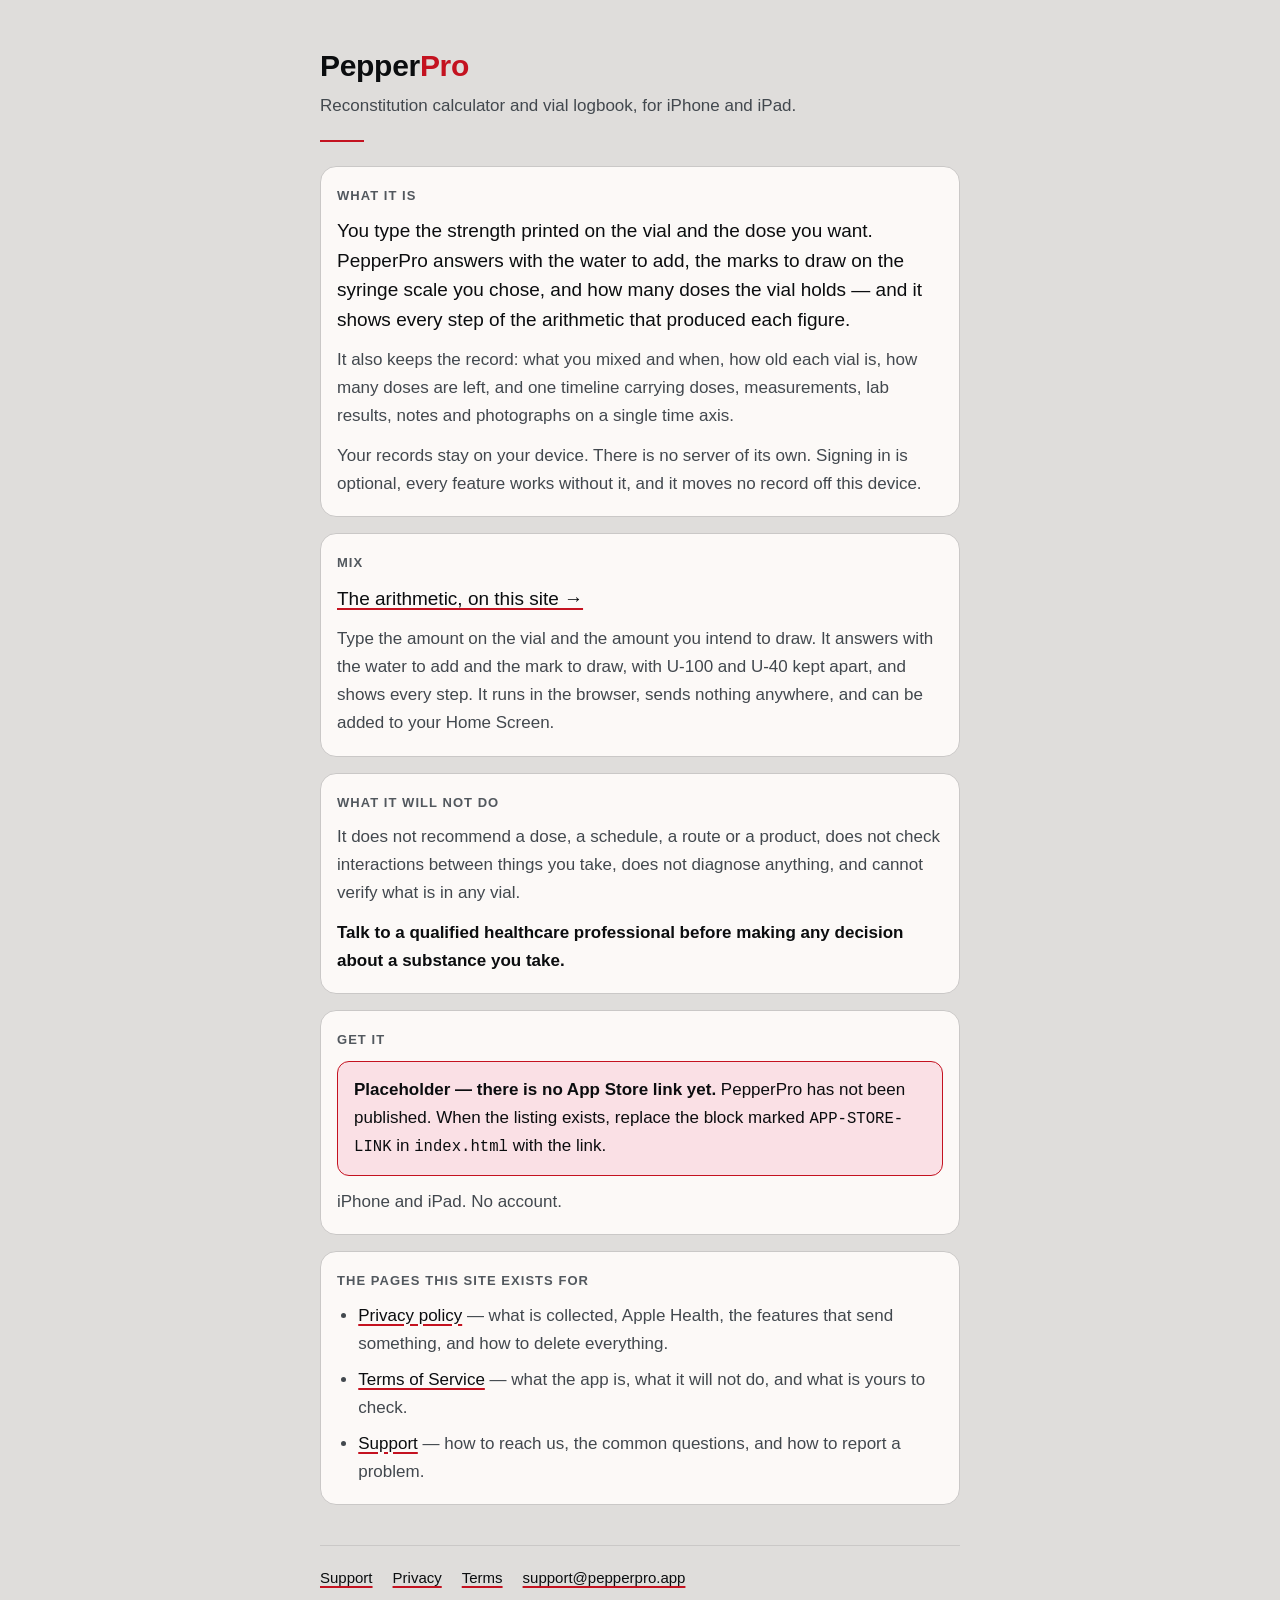
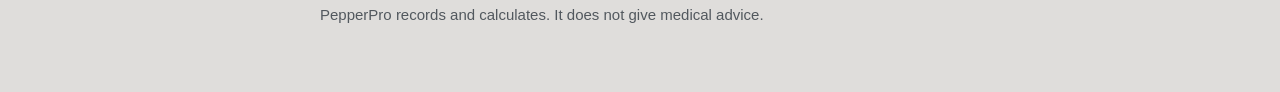
<file: index.html>
<!DOCTYPE html>
<html lang="en">
<head>
<meta charset="utf-8">
<meta name="viewport" content="width=device-width, initial-scale=1">
<title>PepperPro — reconstitution calculator and vial logbook</title>
<meta name="description" content="PepperPro does the reconstitution arithmetic on the numbers you type, shows its working, and keeps the record. Privacy policy and support.">
<link rel="stylesheet" href="style.css">
</head>
<body>

<a class="skip" href="#main">Skip to content</a>

<div class="column">

  <header class="masthead">
    <h1 class="wordmark">Pepper<span class="mark">Pro</span></h1>
    <p class="tagline">Reconstitution calculator and vial logbook, for iPhone and iPad.</p>
    <hr class="rule">
  </header>

  <main id="main">

    <div class="card">
      <h2>What it is</h2>
      <p class="lead">You type the strength printed on the vial and the dose you
      want. PepperPro answers with the water to add, the marks to draw on the
      syringe scale you chose, and how many doses the vial holds — and it shows
      every step of the arithmetic that produced each figure.</p>
      <p>It also keeps the record: what you mixed and when, how old each vial
      is, how many doses are left, and one timeline carrying doses,
      measurements, lab results, notes and photographs on a single time axis.</p>
      <p>Your records stay on your device. There is no server of its own.
      Signing in is optional, every feature works without it, and it moves no
      record off this device.</p>
    </div>

    <div class="card">
      <h2>Mix</h2>
      <p class="lead"><a href="mix/">The arithmetic, on this site →</a></p>
      <p>Type the amount on the vial and the amount you intend to draw. It
      answers with the water to add and the mark to draw, with U-100 and U-40
      kept apart, and shows every step. It runs in the browser, sends nothing
      anywhere, and can be added to your Home Screen.</p>
    </div>

    <div class="card">
      <h2>What it will not do</h2>
      <p>It does not recommend a dose, a schedule, a route or a product, does
      not check interactions between things you take, does not diagnose
      anything, and cannot verify what is in any vial.</p>
      <p><strong>Talk to a qualified healthcare professional before making any
      decision about a substance you take.</strong></p>
    </div>

    <div class="card">
      <h2>Get it</h2>
      <!-- APP-STORE-LINK — replace this whole block, placeholder and all, with
           the real App Store link once the listing is live. Nothing else on the
           site needs changing. -->
      <p class="placeholder"><strong>Placeholder — there is no App Store link
      yet.</strong> PepperPro has not been published. When the listing exists,
      replace the block marked <code>APP-STORE-LINK</code> in
      <code>index.html</code> with the link.</p>
      <p>iPhone and iPad. No account.</p>
    </div>

    <div class="card">
      <h2>The pages this site exists for</h2>
      <ul>
        <li><a href="privacy/">Privacy policy</a> — what is collected, Apple
        Health, the features that send something, and how to delete
        everything.</li>
        <li><a href="terms/">Terms of Service</a> — what the app is, what it
        will not do, and what is yours to check.</li>
        <li><a href="support/">Support</a> — how to reach us, the common
        questions, and how to report a problem.</li>
      </ul>
    </div>

  </main>

  <footer>
    <ul>
      <li><a href="support/">Support</a></li>
      <li><a href="privacy/">Privacy</a></li>
      <li><a href="terms/">Terms</a></li>
      <li><a href="mailto:support@pepperpro.app">support@pepperpro.app</a></li>
    </ul>
    <p>PepperPro records and calculates. It does not give medical advice.</p>
  </footer>

</div>

</body>
</html>
</file>
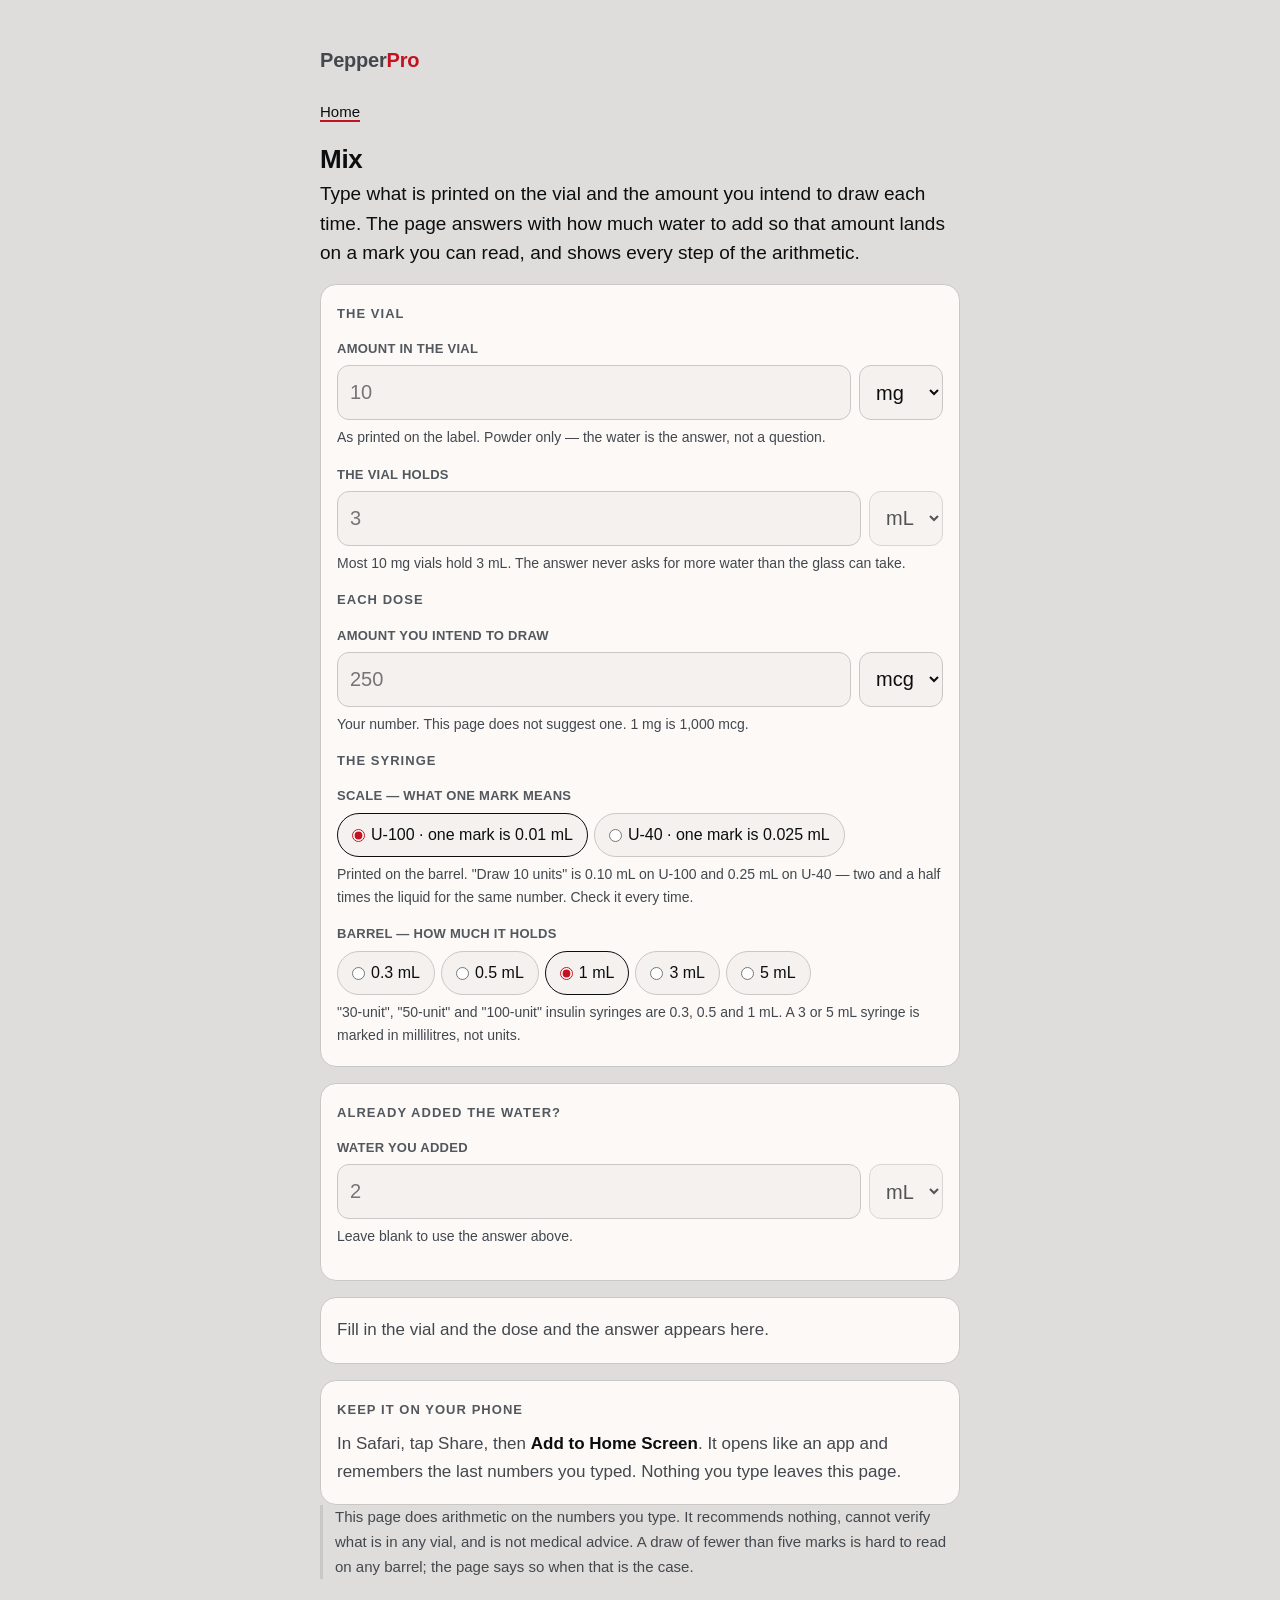
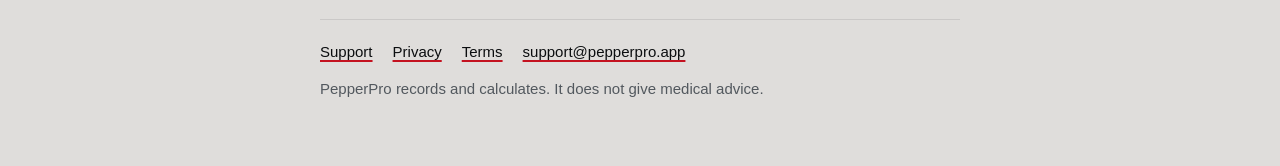
<file: mix/index.html>
<!DOCTYPE html>
<html lang="en">
<head>
<meta charset="utf-8">
<meta name="viewport" content="width=device-width, initial-scale=1">
<title>PepperPro — Mix</title>
<meta name="description" content="Type what is printed on the vial and the amount you intend to draw. The page answers with the water to add and the mark to draw, and shows every step of the arithmetic.">
<link rel="stylesheet" href="../style.css">
<link rel="manifest" href="manifest.webmanifest">
<meta name="apple-mobile-web-app-capable" content="yes">
<meta name="apple-mobile-web-app-title" content="Mix">
<meta name="apple-mobile-web-app-status-bar-style" content="default">
<meta name="theme-color" content="#DFDDDB" media="(prefers-color-scheme: light)">
<meta name="theme-color" content="#121015" media="(prefers-color-scheme: dark)">
<!--
  This page is the reconstitution arithmetic that used to live inside the
  PepperPro app. vialmath.js is a line-for-line port of the Swift VialMath
  package and is checked against it (test.js, scripts/export-vectors.sh).
  Nothing here is fetched from anywhere else, nothing is sent anywhere, and
  nothing is stored except the last numbers typed, in this browser, so the
  form is filled in next time.
-->
<style>
  /* Form controls only. Everything else comes from style.css. */
  .field { margin: 14px 0; }
  .field label { display: block; font-size: 13px; font-weight: 600; letter-spacing: .02em;
                 text-transform: uppercase; color: var(--ink-tertiary); margin-bottom: 6px; }
  .row { display: flex; gap: 8px; align-items: stretch; }
  .row input, .row select { font: inherit; font-size: 20px; color: var(--ink);
    background: var(--card-deep); border: 1px solid var(--hairline);
    border-radius: var(--well-radius); padding: 10px 12px; min-width: 0; }
  .row input { flex: 1 1 auto; font-variant-numeric: tabular-nums; }
  .row select { flex: 0 0 auto; }
  .row input:focus, .row select:focus { outline: 2px solid var(--critical); outline-offset: 1px; }
  .seg { display: flex; gap: 6px; flex-wrap: wrap; }
  .seg label { display: inline-flex; align-items: center; gap: 6px; font: inherit; font-size: 16px;
    text-transform: none; letter-spacing: 0; color: var(--ink); background: var(--card-deep);
    border: 1px solid var(--hairline); border-radius: 999px; padding: 8px 14px; margin: 0; cursor: pointer; }
  .seg input { accent-color: var(--critical); margin: 0; }
  .seg label:has(input:checked) { border-color: var(--ink); }
  .hint { font-size: 14px; color: var(--ink-secondary); margin: 6px 0 0; }
  .answer { font-size: 40px; font-weight: 700; line-height: 1.1; margin: 4px 0 2px; font-variant-numeric: tabular-nums; }
  .answer small { font-size: 18px; font-weight: 500; color: var(--ink-secondary); }
  .sub { color: var(--ink-secondary); margin: 0 0 10px; }
  .note { border-left: 3px solid var(--hairline); padding-left: 12px; color: var(--ink-secondary); font-size: 15px; }
  .note.caution { border-left-color: var(--critical); color: var(--ink); background: var(--critical-wash); padding: 10px 12px; border-radius: 8px; }
  .steps { list-style: none; padding: 0; margin: 0; }
  .steps li { padding: 8px 0; border-top: 1px solid var(--hairline); }
  .steps li:first-child { border-top: 0; }
  .steps .l { display: block; font-size: 13px; text-transform: uppercase; letter-spacing: .02em; color: var(--ink-tertiary); }
  .steps .e { font-family: var(--mono); font-size: 15px; }
  details summary { cursor: pointer; color: var(--ink-secondary); }
  .muted { color: var(--ink-tertiary); }
  @media (max-width: 380px) { .answer { font-size: 32px; } .row input, .row select { font-size: 18px; } }
</style>
</head>
<body>

<a class="skip" href="#main">Skip to content</a>

<div class="column">

  <header class="masthead sub">
    <p class="wordmark">Pepper<span class="mark">Pro</span></p>
    <p class="upnav"><a href="../">Home</a></p>
  </header>

  <main id="main">

    <h1>Mix</h1>
    <p class="lead">Type what is printed on the vial and the amount you intend
    to draw each time. The page answers with how much water to add so that
    amount lands on a mark you can read, and shows every step of the
    arithmetic.</p>

    <form class="card" id="form" autocomplete="off" novalidate>
      <h2>The vial</h2>

      <div class="field">
        <label for="vial">Amount in the vial</label>
        <div class="row">
          <input id="vial" name="vial" type="text" inputmode="decimal" placeholder="10">
          <select id="vialUnit" name="vialUnit" aria-label="Unit of the vial amount">
            <option value="milligram">mg</option>
            <option value="microgram">mcg</option>
          </select>
        </div>
        <p class="hint">As printed on the label. Powder only — the water is the answer, not a question.</p>
      </div>

      <div class="field">
        <label for="cap">The vial holds</label>
        <div class="row">
          <input id="cap" name="cap" type="text" inputmode="decimal" placeholder="3">
          <select aria-label="Unit" disabled><option>mL</option></select>
        </div>
        <p class="hint">Most 10 mg vials hold 3 mL. The answer never asks for more water than the glass can take.</p>
      </div>

      <h2>Each dose</h2>

      <div class="field">
        <label for="dose">Amount you intend to draw</label>
        <div class="row">
          <input id="dose" name="dose" type="text" inputmode="decimal" placeholder="250">
          <select id="doseUnit" name="doseUnit" aria-label="Unit of the dose">
            <option value="microgram">mcg</option>
            <option value="milligram">mg</option>
          </select>
        </div>
        <p class="hint">Your number. This page does not suggest one. 1 mg is 1,000 mcg.</p>
      </div>

      <h2>The syringe</h2>

      <div class="field">
        <label>Scale — what one mark means</label>
        <div class="seg" role="radiogroup" aria-label="Syringe scale">
          <label><input type="radio" name="scale" value="u100" checked> U-100 · one mark is 0.01 mL</label>
          <label><input type="radio" name="scale" value="u40"> U-40 · one mark is 0.025 mL</label>
        </div>
        <p class="hint">Printed on the barrel. "Draw 10 units" is 0.10 mL on U-100 and 0.25 mL on U-40 — two and a half times the liquid for the same number. Check it every time.</p>
      </div>

      <div class="field">
        <label>Barrel — how much it holds</label>
        <div class="seg" role="radiogroup" aria-label="Barrel capacity">
          <label><input type="radio" name="barrel" value="0.3"> 0.3 mL</label>
          <label><input type="radio" name="barrel" value="0.5"> 0.5 mL</label>
          <label><input type="radio" name="barrel" value="1" checked> 1 mL</label>
          <label><input type="radio" name="barrel" value="3"> 3 mL</label>
          <label><input type="radio" name="barrel" value="5"> 5 mL</label>
        </div>
        <p class="hint">"30-unit", "50-unit" and "100-unit" insulin syringes are 0.3, 0.5 and 1 mL. A 3 or 5 mL syringe is marked in millilitres, not units.</p>
      </div>
    </form>

    <div class="card" id="plan" hidden>
      <h2>Water to add</h2>
      <p class="answer" id="planWater"></p>
      <p class="sub" id="planLine"></p>
      <p class="note" id="planWhy"></p>
    </div>

    <div class="card" id="already">
      <h2>Already added the water?</h2>
      <div class="field">
        <label for="water">Water you added</label>
        <div class="row">
          <input id="water" name="water" type="text" inputmode="decimal" placeholder="2">
          <select aria-label="Unit" disabled><option>mL</option></select>
        </div>
        <p class="hint">Leave blank to use the answer above.</p>
      </div>
      <div id="draw" hidden>
        <p class="answer" id="drawUnits"></p>
        <p class="sub" id="drawLine"></p>
        <p class="note" id="drawRead"></p>
        <p class="note" id="drawOptions" hidden></p>
      </div>
    </div>

    <div class="card" id="working" hidden>
      <h2>How it was worked out</h2>
      <ul class="steps" id="steps"></ul>
      <p class="muted">Concentration is mass over volume. Volume per dose is dose over concentration. Marks are volume times marks-per-millilitre for the scale you chose. Doses in the vial is vial over dose, and no amount of water changes it.</p>
    </div>

    <div class="card" id="empty">
      <p>Fill in the vial and the dose and the answer appears here.</p>
    </div>

    <div class="card">
      <h2>Keep it on your phone</h2>
      <p>In Safari, tap Share, then <strong>Add to Home Screen</strong>. It opens
      like an app and remembers the last numbers you typed. Nothing you type
      leaves this page.</p>
    </div>

    <p class="note">This page does arithmetic on the numbers you type. It
    recommends nothing, cannot verify what is in any vial, and is not medical
    advice. A draw of fewer than five marks is hard to read on any barrel; the
    page says so when that is the case.</p>

  </main>

  <footer>
    <ul>
      <li><a href="../support/">Support</a></li>
      <li><a href="../privacy/">Privacy</a></li>
      <li><a href="../terms/">Terms</a></li>
      <li><a href="mailto:support@pepperpro.app">support@pepperpro.app</a></li>
    </ul>
    <p>PepperPro records and calculates. It does not give medical advice.</p>
  </footer>

</div>

<script src="vialmath.js"></script>
<script>
(function () {
  "use strict";
  var V = window.VialMath;
  var $ = function (id) { return document.getElementById(id); };
  var form = $("form");
  var KEY = "pepperpro.mix.v1";

  // A number typed by a person: a comma is a thousands separator unless it
  // is the only separator, in which case it is a decimal point (10,000 IU
  // once became 10 in the app because of exactly this).
  function num(s) {
    s = String(s || "").trim();
    if (!s) return NaN;
    if (s.indexOf(",") !== -1 && s.indexOf(".") === -1) {
      var parts = s.split(",");
      s = (parts.length === 2 && parts[1].length !== 3) ? parts.join(".") : parts.join("");
    } else {
      s = s.replace(/,/g, "");
    }
    return Number(s);
  }
  function checked(name) {
    var el = form.querySelector('input[name="' + name + '"]:checked');
    return el ? el.value : null;
  }
  function cap(ml) {
    for (var i = 0; i < V.SyringeCapacity.common.length; i++) {
      if (V.SyringeCapacity.common[i].millilitres === ml) return V.SyringeCapacity.common[i];
    }
    return V.SyringeCapacity.insulin100;
  }
  function plural(n, one, many) { return n === 1 ? one : many; }
  function marksWord(barrel) { return V.isMarkedInUnits(barrel) ? "marks" : "units"; }

  function read() {
    return {
      vial: num($("vial").value), vialUnit: $("vialUnit").value,
      cap: num($("cap").value) || 3,
      dose: num($("dose").value), doseUnit: $("doseUnit").value,
      scale: checked("scale") || "u100",
      barrel: Number(checked("barrel") || 1),
      water: num($("water").value)
    };
  }

  function readabilityText(r, barrel, scaleName) {
    var sc = V.SyringeScale[scaleName].label;
    switch (r.kind) {
      case "overflows": return "That draw needs more than the " + V.fmt(r.value) + " marks this barrel has on " + sc + ". It will not fit in one go.";
      case "veryHardToRead": return V.fmt(r.value, 2) + " marks sits in the first few on the barrel, where a small misread is a large error.";
      case "tight": return V.fmt(r.value, 2) + " marks is readable but unforgiving. A smaller barrel spreads the same volume over more length.";
      case "nearCapacity": return V.fmt(r.value, 2) + " marks is near the top of the barrel. Fine to measure, no headroom.";
      default: return V.fmt(r.value, 2) + " marks sits in a comfortable part of the scale.";
    }
  }

  function render() {
    var f = read();
    var vialMass = V.mass(isFinite(f.vial) ? f.vial : 0, f.vialUnit);
    var dose = V.mass(isFinite(f.dose) ? f.dose : 0, f.doseUnit);
    var barrel = cap(f.barrel);
    var ready = vialMass.micrograms > 0 && dose.micrograms > 0;

    $("empty").hidden = ready;
    if (!ready) { $("plan").hidden = true; $("draw").hidden = true; $("working").hidden = true; save(f); return; }

    // The inverted question first: dose in, water out.
    var plan = V.dilutionPlan(vialMass, dose, f.scale, barrel, V.volume(f.cap));
    var sc = V.SyringeScale[f.scale].label;
    if (plan) {
      $("plan").hidden = false;
      $("planWater").innerHTML = "Add " + V.fmt(plan.diluent.millilitres) + " <small>mL</small>";
      $("planLine").textContent = "Each dose is then " + V.fmt(plan.units, 1) + " " + marksWord(barrel) + " on " + sc +
        " · " + plan.doses + " " + plural(plan.doses, "dose", "doses") + " in the vial";
      var why;
      var cls = "note";
      switch (plan.limit) {
        case "comfortable": why = "Thirty marks is the comfortable ceiling. More water would not make the draw easier to read and would use glass that could have held doses."; break;
        case "vialCapacity": why = "The vial cannot hold more than " + V.fmt(f.cap) + " mL, so this is as far up the barrel as the dose can go."; break;
        case "barrelLength": why = "More water would push the draw past the end of a " + barrel.name + " barrel. A bigger barrel would allow more water."; break;
        case "doseTooSmallForVial": why = "Even filling the vial leaves this dose inside the first few marks. Nothing about the water can fix that; the numbers themselves are the problem. Check the units on both amounts."; cls = "note caution"; break;
      }
      $("planWhy").textContent = why;
      $("planWhy").className = cls;
    } else {
      $("plan").hidden = false;
      $("planWater").textContent = "—";
      $("planLine").textContent = "";
      $("planWhy").textContent = dose.micrograms > vialMass.micrograms
        ? "One dose is larger than the whole vial. Check the amounts and their units."
        : "Check the amounts.";
      $("planWhy").className = "note caution";
    }

    // The forward solve, on the water they added or on the answer above.
    var water = isFinite(f.water) && f.water > 0 ? f.water : (plan ? plan.diluent.millilitres : NaN);
    $("water").placeholder = plan ? V.fmt(plan.diluent.millilitres) : "2";
    if (!(water > 0)) { $("draw").hidden = true; $("working").hidden = true; save(f); return; }
    var input = { vialMass: vialMass, diluent: V.volume(water), dose: dose, scale: f.scale, capacity: barrel, displayUnit: f.vialUnit };
    var r;
    try { r = V.solve(input); } catch (e) {
      $("draw").hidden = false;
      $("drawUnits").textContent = "—";
      $("drawLine").textContent = "";
      $("drawRead").textContent = e.message;
      $("drawRead").className = "note caution";
      $("drawOptions").hidden = true;
      $("working").hidden = true;
      save(f);
      return;
    }
    $("draw").hidden = false;
    if (V.isMarkedInUnits(barrel)) {
      $("drawUnits").innerHTML = "Draw to " + V.fmt(r.doseUnits, 2) + " <small>on " + sc + "</small>";
    } else {
      $("drawUnits").innerHTML = "Draw " + V.fmt(r.doseVolume.millilitres, 2) + " <small>mL</small>";
    }
    $("drawLine").textContent = V.fmt(r.doseVolume.millilitres, 4) + " mL per dose · " +
      V.fmt(V.concentrationValue(r.concentration, f.vialUnit)) + " " + V.MassUnit[f.vialUnit].symbol + "/mL · " +
      r.dosesPerVial + " " + plural(r.dosesPerVial, "dose", "doses") + " in the vial";
    $("drawRead").textContent = readabilityText(r.readability, barrel, f.scale);
    $("drawRead").className = V.warrantsSuggestion(r.readability) ? "note caution" : "note";

    var opts = V.readabilityOptions(input, r, V.volume(f.cap));
    if (opts.length) {
      var lines = opts.map(function (o) {
        if (o.kind === "moreDiluent") return "With " + V.fmt(o.volume.millilitres) + " mL of water instead, the same dose would sit at " + V.fmt(o.resultingUnits) + " marks.";
        return "On a " + o.capacity.name + " barrel the same draw reads more easily.";
      });
      $("drawOptions").textContent = lines.join(" ");
      $("drawOptions").hidden = false;
    } else {
      $("drawOptions").hidden = true;
    }

    var ul = $("steps");
    ul.innerHTML = "";
    r.steps.forEach(function (s) {
      var li = document.createElement("li");
      var l = document.createElement("span"); l.className = "l"; l.textContent = s.label;
      var e = document.createElement("span"); e.className = "e"; e.textContent = s.expression;
      li.appendChild(l); li.appendChild(e); ul.appendChild(li);
    });
    $("working").hidden = false;
    save(f);
  }

  // The last numbers typed stay in this browser so the form is filled next
  // time. A convenience, not a record: nothing reads it but this page.
  function save(f) {
    try {
      localStorage.setItem(KEY, JSON.stringify({
        vial: $("vial").value, vialUnit: f.vialUnit, cap: $("cap").value,
        dose: $("dose").value, doseUnit: f.doseUnit, scale: f.scale, barrel: f.barrel, water: $("water").value
      }));
    } catch (e) {}
  }
  function restore() {
    var q = new URLSearchParams(location.search);
    var saved = null;
    try { saved = JSON.parse(localStorage.getItem(KEY) || "null"); } catch (e) {}
    var src = q.has("vial") || q.has("dose") ? {
      vial: q.get("vial"), vialUnit: q.get("vialUnit"), cap: q.get("cap"),
      dose: q.get("dose"), doseUnit: q.get("doseUnit"), scale: q.get("scale"), barrel: q.get("barrel"), water: q.get("water")
    } : saved;
    if (!src) return;
    if (src.vial) $("vial").value = src.vial;
    if (src.vialUnit && (src.vialUnit === "milligram" || src.vialUnit === "microgram" || src.vialUnit === "mg" || src.vialUnit === "mcg"))
      $("vialUnit").value = src.vialUnit === "mg" ? "milligram" : src.vialUnit === "mcg" ? "microgram" : src.vialUnit;
    if (src.cap) $("cap").value = src.cap;
    if (src.dose) $("dose").value = src.dose;
    if (src.doseUnit && (src.doseUnit === "milligram" || src.doseUnit === "microgram" || src.doseUnit === "mg" || src.doseUnit === "mcg"))
      $("doseUnit").value = src.doseUnit === "mg" ? "milligram" : src.doseUnit === "mcg" ? "microgram" : src.doseUnit;
    if (src.scale === "u40" || src.scale === "u100") form.querySelector('input[name="scale"][value="' + src.scale + '"]').checked = true;
    var b = Number(src.barrel);
    if ([0.3, 0.5, 1, 3, 5].indexOf(b) !== -1) form.querySelector('input[name="barrel"][value="' + b + '"]').checked = true;
    if (src.water) $("water").value = src.water;
  }

  restore();
  form.addEventListener("input", render);
  $("water").addEventListener("input", render);
  form.addEventListener("submit", function (e) { e.preventDefault(); render(); });
  render();
})();
</script>
</body>
</html>
</file>
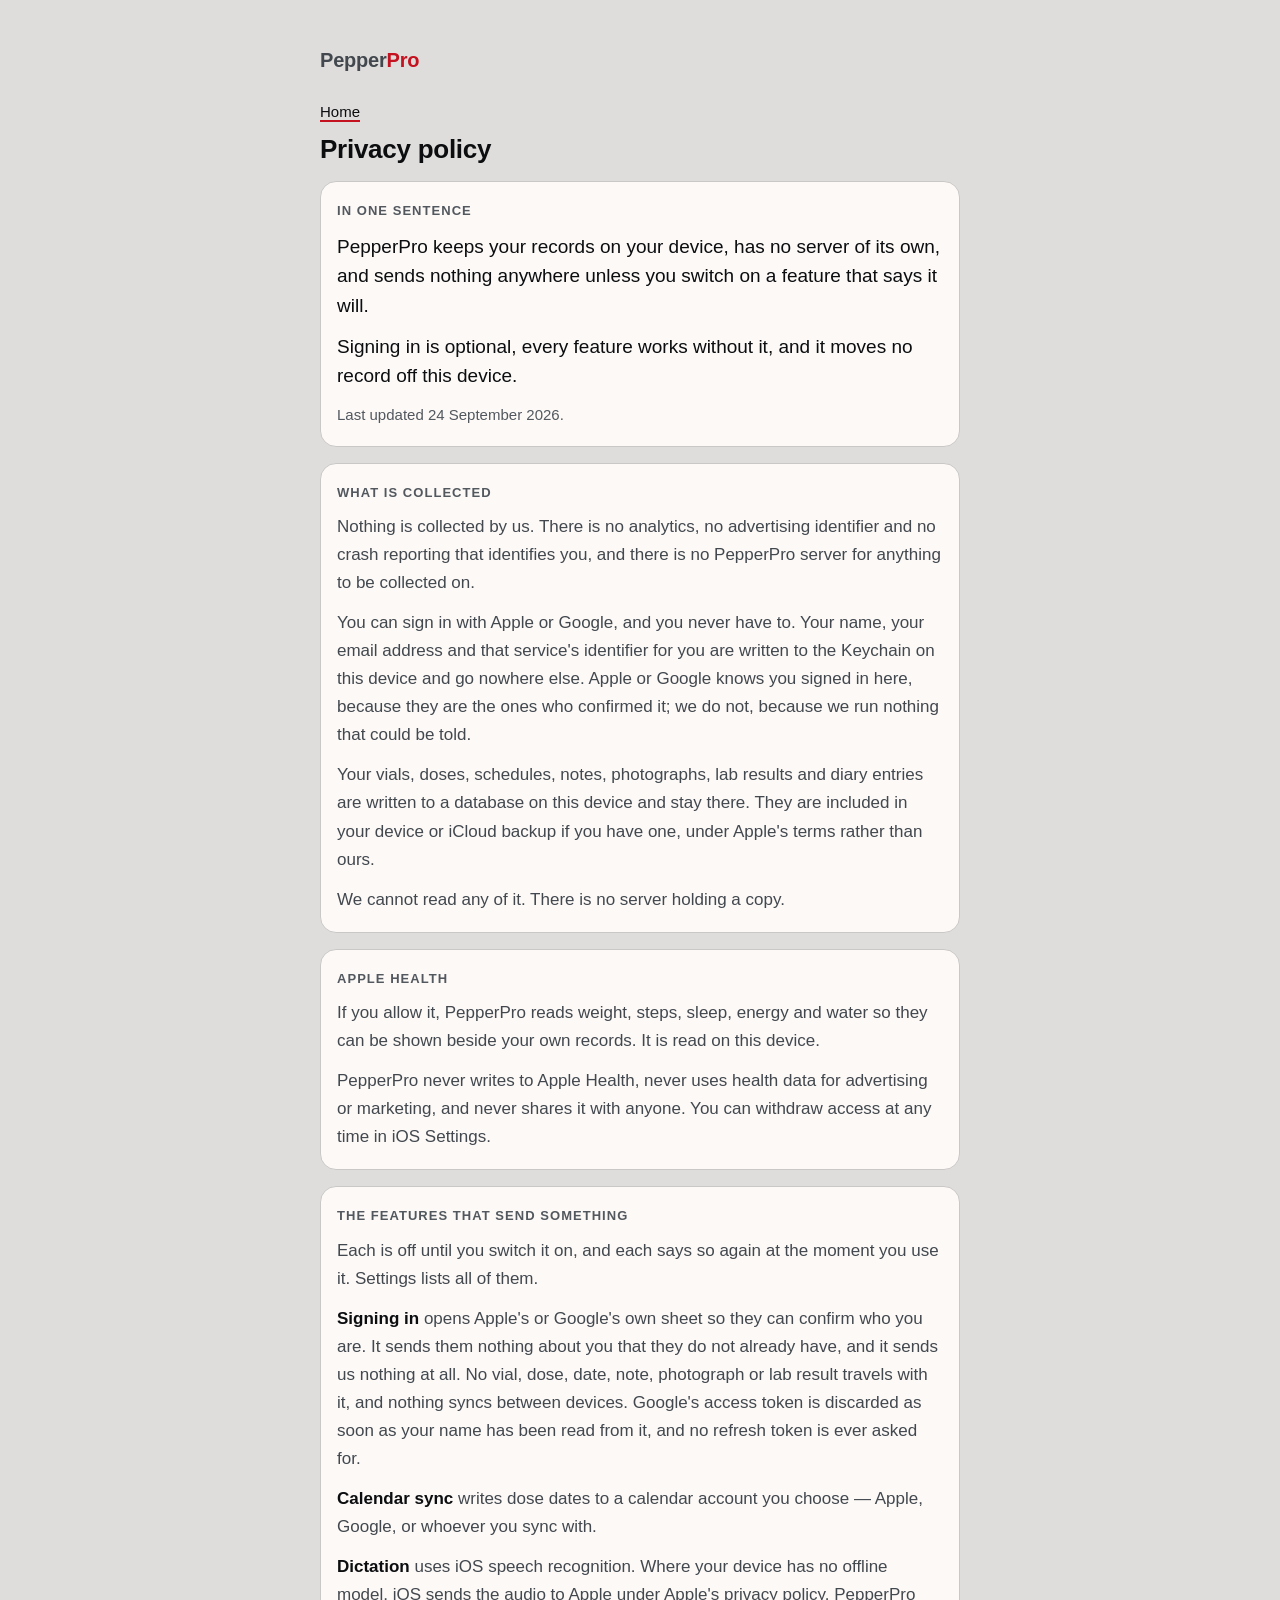
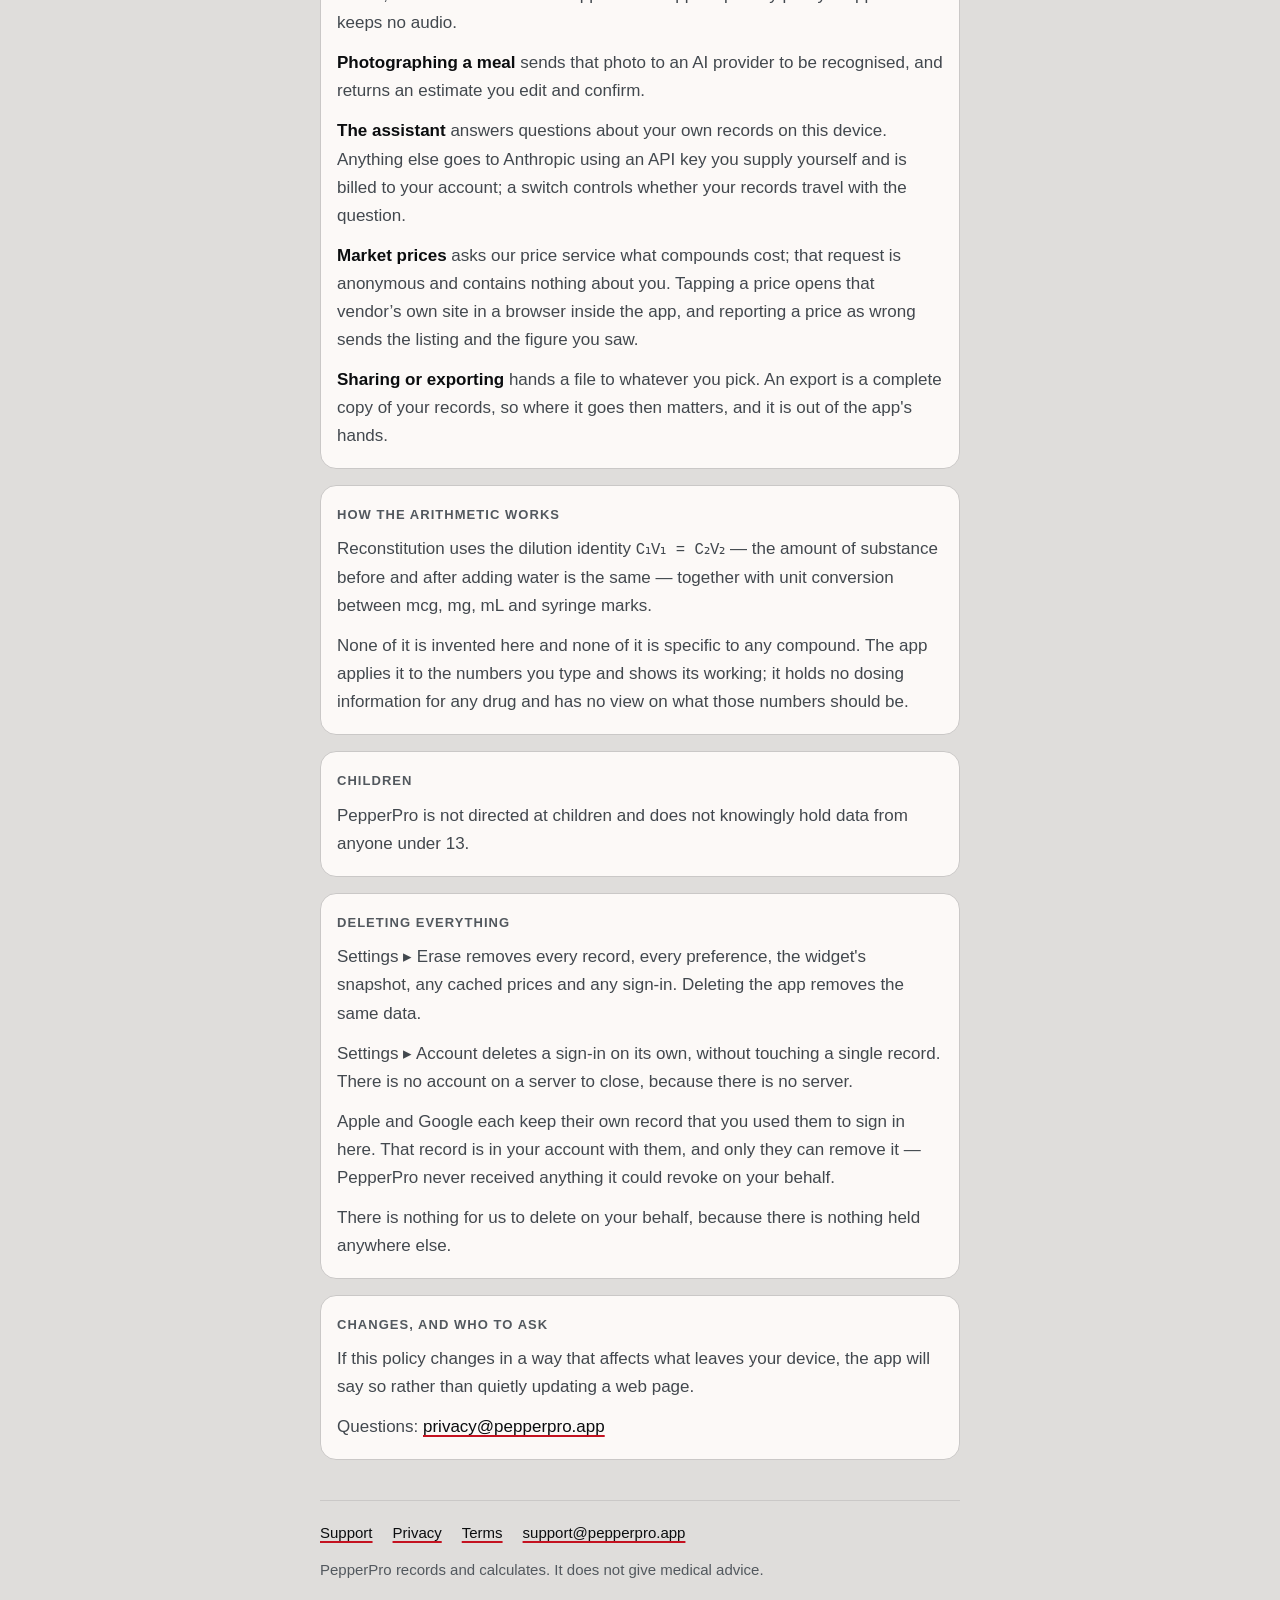
<file: privacy/index.html>
<!DOCTYPE html>
<html lang="en">
<head>
<meta charset="utf-8">
<meta name="viewport" content="width=device-width, initial-scale=1">
<title>Privacy policy — PepperPro</title>
<meta name="description" content="PepperPro keeps your records on your device, has no server of its own, and sends nothing anywhere unless you switch on a feature that says it will. Signing in is optional and moves no record off this device.">
<link rel="stylesheet" href="../style.css">
</head>
<!--
  This page is the web half of App Review guideline 5.1.1(i). The in-app half is
  PepperPro/Features/PrivacyPolicyView.swift and the two must say the same
  things — word for word, section for section. If they disagree, the app is
  making two different promises about the same data.

  When PrivacyPolicyView.swift changes, change this file in the SAME commit.

  One deliberate difference, and only one: the app interpolates Device.noun and
  says "this iPhone" or "this iPad" depending on what it is running on. A web
  page cannot know, so it uses the same type's own documented fallback —
  "device" — which Device.swift calls house style and which is true on every
  device the app ships to.
-->
<body>

<a class="skip" href="#main">Skip to content</a>

<div class="column">

  <header class="masthead sub">
    <p class="wordmark">Pepper<span class="mark">Pro</span></p>
    <p class="upnav"><a href="../">Home</a></p>
  </header>

  <main id="main">

    <h1>Privacy policy</h1>

    <div class="card">
      <h2>In one sentence</h2>
      <p class="lead">PepperPro keeps your records on your device, has no
      server of its own, and sends nothing anywhere unless you switch on a
      feature that says it will.</p>
      <p class="lead">Signing in is optional, every feature works without it,
      and it moves no record off this device.</p>
      <p class="stamp">Last updated 24 September 2026.</p>
    </div>

    <div class="card">
      <h2>What is collected</h2>
      <p>Nothing is collected by us. There is no analytics, no advertising
      identifier and no crash reporting that identifies you, and there is no
      PepperPro server for anything to be collected on.</p>
      <p>You can sign in with Apple or Google, and you never have to. Your
      name, your email address and that service's identifier for you are
      written to the Keychain on this device and go nowhere else. Apple or
      Google knows you signed in here, because they are the ones who confirmed
      it; we do not, because we run nothing that could be told.</p>
      <p>Your vials, doses, schedules, notes, photographs, lab results and diary
      entries are written to a database on this device and stay there. They are
      included in your device or iCloud backup if you have one, under Apple's
      terms rather than ours.</p>
      <p>We cannot read any of it. There is no server holding a copy.</p>
    </div>

    <div class="card">
      <h2>Apple Health</h2>
      <p>If you allow it, PepperPro reads weight, steps, sleep, energy and water
      so they can be shown beside your own records. It is read on this
      device.</p>
      <p>PepperPro never writes to Apple Health, never uses health data for
      advertising or marketing, and never shares it with anyone. You can
      withdraw access at any time in iOS Settings.</p>
    </div>

    <div class="card">
      <h2>The features that send something</h2>
      <p>Each is off until you switch it on, and each says so again at the
      moment you use it. Settings lists all of them.</p>
      <p><strong>Signing in</strong> opens Apple's or Google's own sheet so
      they can confirm who you are. It sends them nothing about you that they
      do not already have, and it sends us nothing at all. No vial, dose, date,
      note, photograph or lab result travels with it, and nothing syncs between
      devices. Google's access token is discarded as soon as your name has been
      read from it, and no refresh token is ever asked for.</p>
      <p><strong>Calendar sync</strong> writes dose dates to a calendar account
      you choose — Apple, Google, or whoever you sync with.</p>
      <p><strong>Dictation</strong> uses iOS speech recognition. Where your
      device has no offline model, iOS sends the audio to Apple under Apple's
      privacy policy. PepperPro keeps no audio.</p>
      <p><strong>Photographing a meal</strong> sends that photo to an AI
      provider to be recognised, and returns an estimate you edit and
      confirm.</p>
      <p><strong>The assistant</strong> answers questions about your own records
      on this device. Anything else goes to Anthropic using an API key you
      supply yourself and is billed to your account; a switch controls whether
      your records travel with the question.</p>
      <p><strong>Market prices</strong> asks our price service what compounds
      cost; that request is anonymous and contains nothing about you. Tapping a
      price opens that vendor’s own site in a browser inside the app, and
      reporting a price as wrong sends the listing and the figure you saw.</p>
      <p><strong>Sharing or exporting</strong> hands a file to whatever you
      pick. An export is a complete copy of your records, so where it goes then
      matters, and it is out of the app's hands.</p>
    </div>

    <div class="card">
      <h2>How the arithmetic works</h2>
      <p>Reconstitution uses the dilution identity <span class="figure">C₁V₁ =
      C₂V₂</span> — the amount of substance before and after adding water is the
      same — together with unit conversion between mcg, mg, mL and syringe
      marks.</p>
      <p>None of it is invented here and none of it is specific to any compound.
      The app applies it to the numbers you type and shows its working; it holds
      no dosing information for any drug and has no view on what those numbers
      should be.</p>
    </div>

    <div class="card">
      <h2>Children</h2>
      <p>PepperPro is not directed at children and does not knowingly hold data
      from anyone under 13.</p>
    </div>

    <div class="card">
      <h2>Deleting everything</h2>
      <p>Settings ▸ Erase removes every record, every preference, the widget's
      snapshot, any cached prices and any sign-in. Deleting the app removes the
      same data.</p>
      <p>Settings ▸ Account deletes a sign-in on its own, without touching a
      single record. There is no account on a server to close, because there is
      no server.</p>
      <p>Apple and Google each keep their own record that you used them to sign
      in here. That record is in your account with them, and only they can
      remove it — PepperPro never received anything it could revoke on your
      behalf.</p>
      <p>There is nothing for us to delete on your behalf, because there is
      nothing held anywhere else.</p>
    </div>

    <div class="card">
      <h2>Changes, and who to ask</h2>
      <p>If this policy changes in a way that affects what leaves your device,
      the app will say so rather than quietly updating a web page.</p>
      <p>Questions: <a href="mailto:privacy@pepperpro.app">privacy@pepperpro.app</a></p>
    </div>

  </main>

  <footer>
    <ul>
      <li><a href="../support/">Support</a></li>
      <li><a href="../privacy/">Privacy</a></li>
      <li><a href="../terms/">Terms</a></li>
      <li><a href="mailto:support@pepperpro.app">support@pepperpro.app</a></li>
    </ul>
    <p>PepperPro records and calculates. It does not give medical advice.</p>
  </footer>

</div>

</body>
</html>
</file>
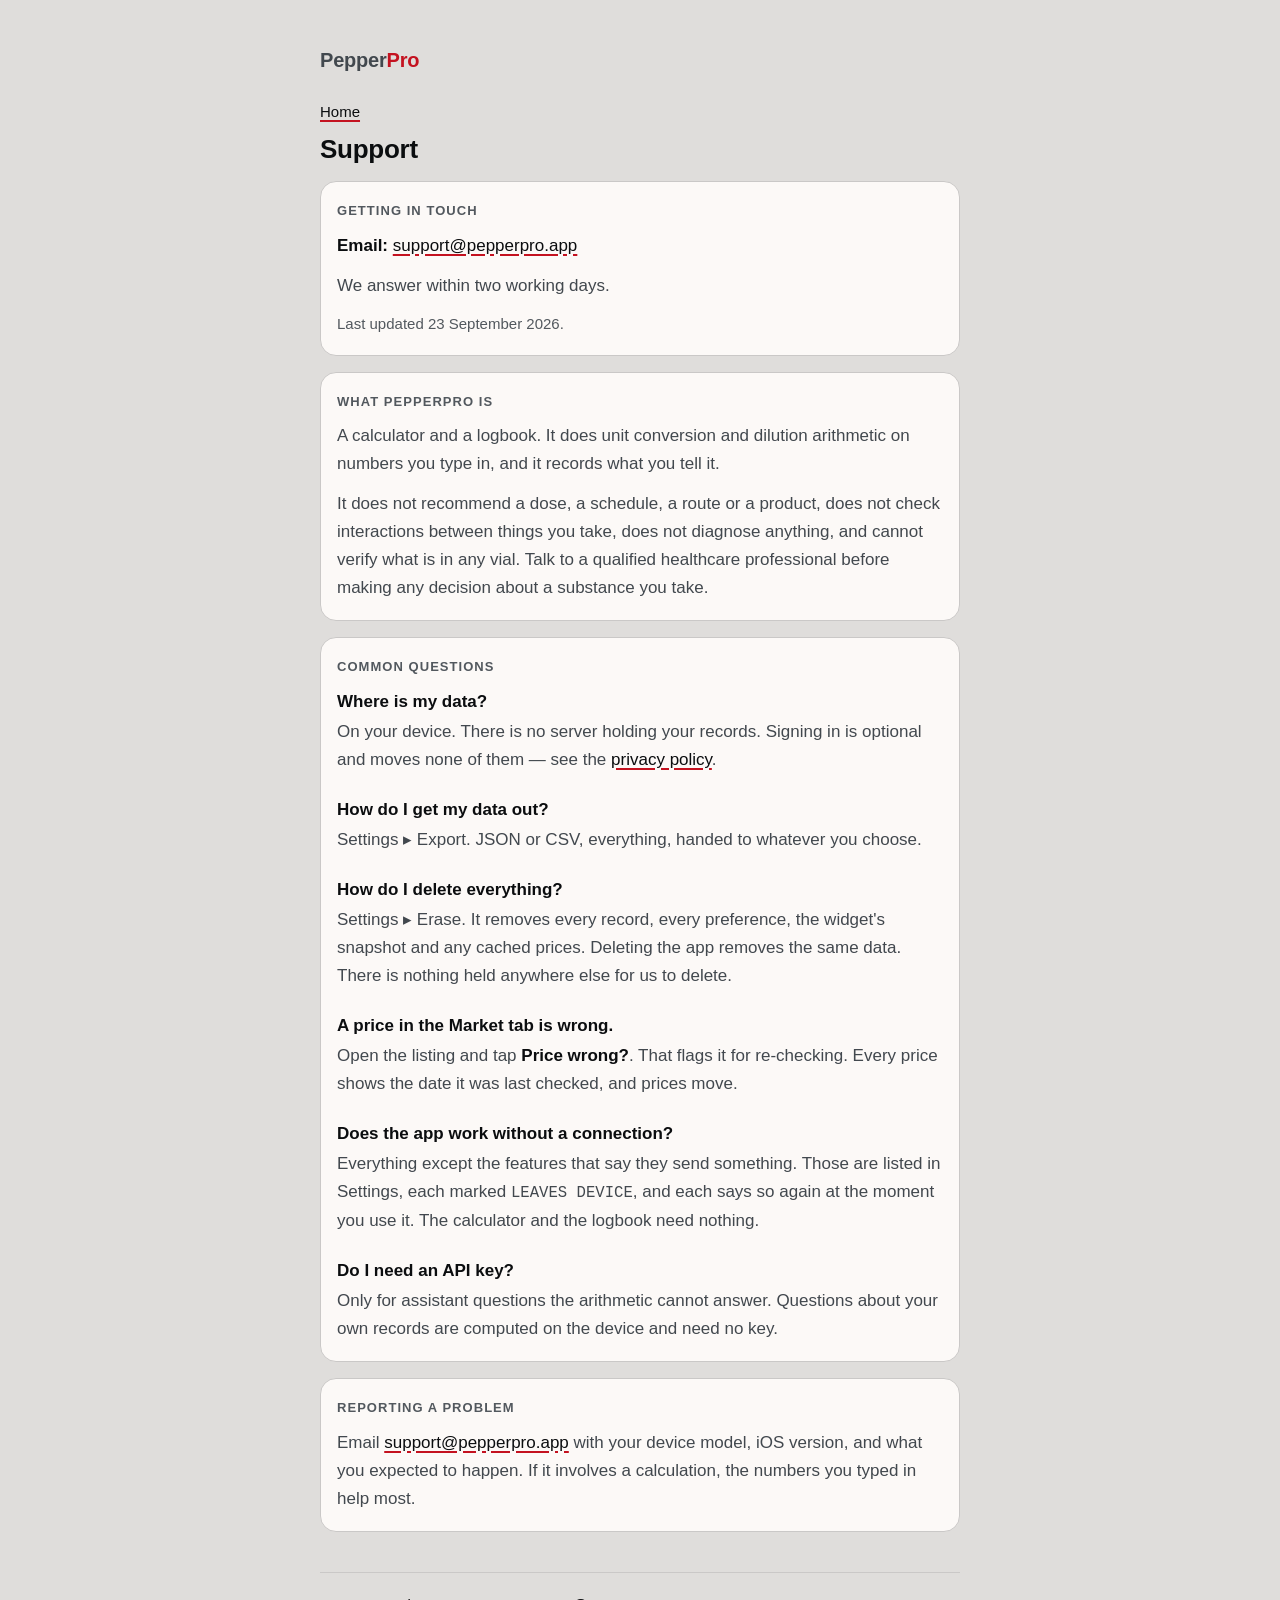
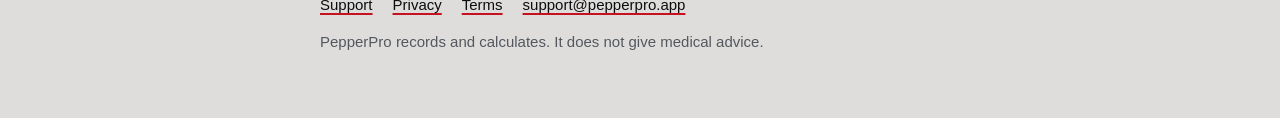
<file: support/index.html>
<!DOCTYPE html>
<html lang="en">
<head>
<meta charset="utf-8">
<meta name="viewport" content="width=device-width, initial-scale=1">
<title>Support — PepperPro</title>
<meta name="description" content="How to reach PepperPro support, the common questions, and how to report a problem.">
<link rel="stylesheet" href="../style.css">
</head>
<!--
  The content of this page is docs/support-page.md. Change that file and this
  one together.

  One deliberate difference: the source answers "Where is my data?" with "On
  your iPhone", and names an iPhone again under "Reporting a problem". The app
  also ships to iPad (TARGETED_DEVICE_FAMILY is "1,2"), and a claim about where
  somebody's health records live is the one sentence that must not name the
  wrong hardware — see PepperPro/Design/Device.swift. Both read "device" here,
  which is that type's own documented fallback.
-->
<body>

<a class="skip" href="#main">Skip to content</a>

<div class="column">

  <header class="masthead sub">
    <p class="wordmark">Pepper<span class="mark">Pro</span></p>
    <p class="upnav"><a href="../">Home</a></p>
  </header>

  <main id="main">

    <h1>Support</h1>

    <div class="card">
      <h2>Getting in touch</h2>
      <p><strong>Email:</strong>
      <a href="mailto:support@pepperpro.app">support@pepperpro.app</a></p>
      <p>We answer within two working days.</p>
      <p class="stamp">Last updated 23 September 2026.</p>
    </div>

    <div class="card">
      <h2>What PepperPro is</h2>
      <p>A calculator and a logbook. It does unit conversion and dilution
      arithmetic on numbers you type in, and it records what you tell it.</p>
      <p>It does not recommend a dose, a schedule, a route or a product, does
      not check interactions between things you take, does not diagnose
      anything, and cannot verify what is in any vial. Talk to a qualified
      healthcare professional before making any decision about a substance you
      take.</p>
    </div>

    <div class="card">
      <h2>Common questions</h2>

      <h3>Where is my data?</h3>
      <p>On your device. There is no server holding your records. Signing in is
      optional and moves none of them — see the
      <a href="../privacy/">privacy policy</a>.</p>

      <h3>How do I get my data out?</h3>
      <p>Settings ▸ Export. JSON or CSV, everything, handed to whatever you
      choose.</p>

      <h3>How do I delete everything?</h3>
      <p>Settings ▸ Erase. It removes every record, every preference, the
      widget's snapshot and any cached prices. Deleting the app removes the same
      data. There is nothing held anywhere else for us to delete.</p>

      <h3>A price in the Market tab is wrong.</h3>
      <p>Open the listing and tap <strong>Price wrong?</strong>. That flags it
      for re-checking. Every price shows the date it was last checked, and
      prices move.</p>

      <h3>Does the app work without a connection?</h3>
      <p>Everything except the features that say they send something. Those are
      listed in Settings, each marked <span class="figure">LEAVES DEVICE</span>,
      and each says so again at the moment you use it. The calculator and the
      logbook need nothing.</p>

      <h3>Do I need an API key?</h3>
      <p>Only for assistant questions the arithmetic cannot answer. Questions
      about your own records are computed on the device and need no key.</p>
    </div>

    <div class="card">
      <h2>Reporting a problem</h2>
      <p>Email <a href="mailto:support@pepperpro.app">support@pepperpro.app</a>
      with your device model, iOS version, and what you expected to happen. If
      it involves a calculation, the numbers you typed in help most.</p>
    </div>

  </main>

  <footer>
    <ul>
      <li><a href="../support/">Support</a></li>
      <li><a href="../privacy/">Privacy</a></li>
      <li><a href="../terms/">Terms</a></li>
      <li><a href="mailto:support@pepperpro.app">support@pepperpro.app</a></li>
    </ul>
    <p>PepperPro records and calculates. It does not give medical advice.</p>
  </footer>

</div>

</body>
</html>
</file>
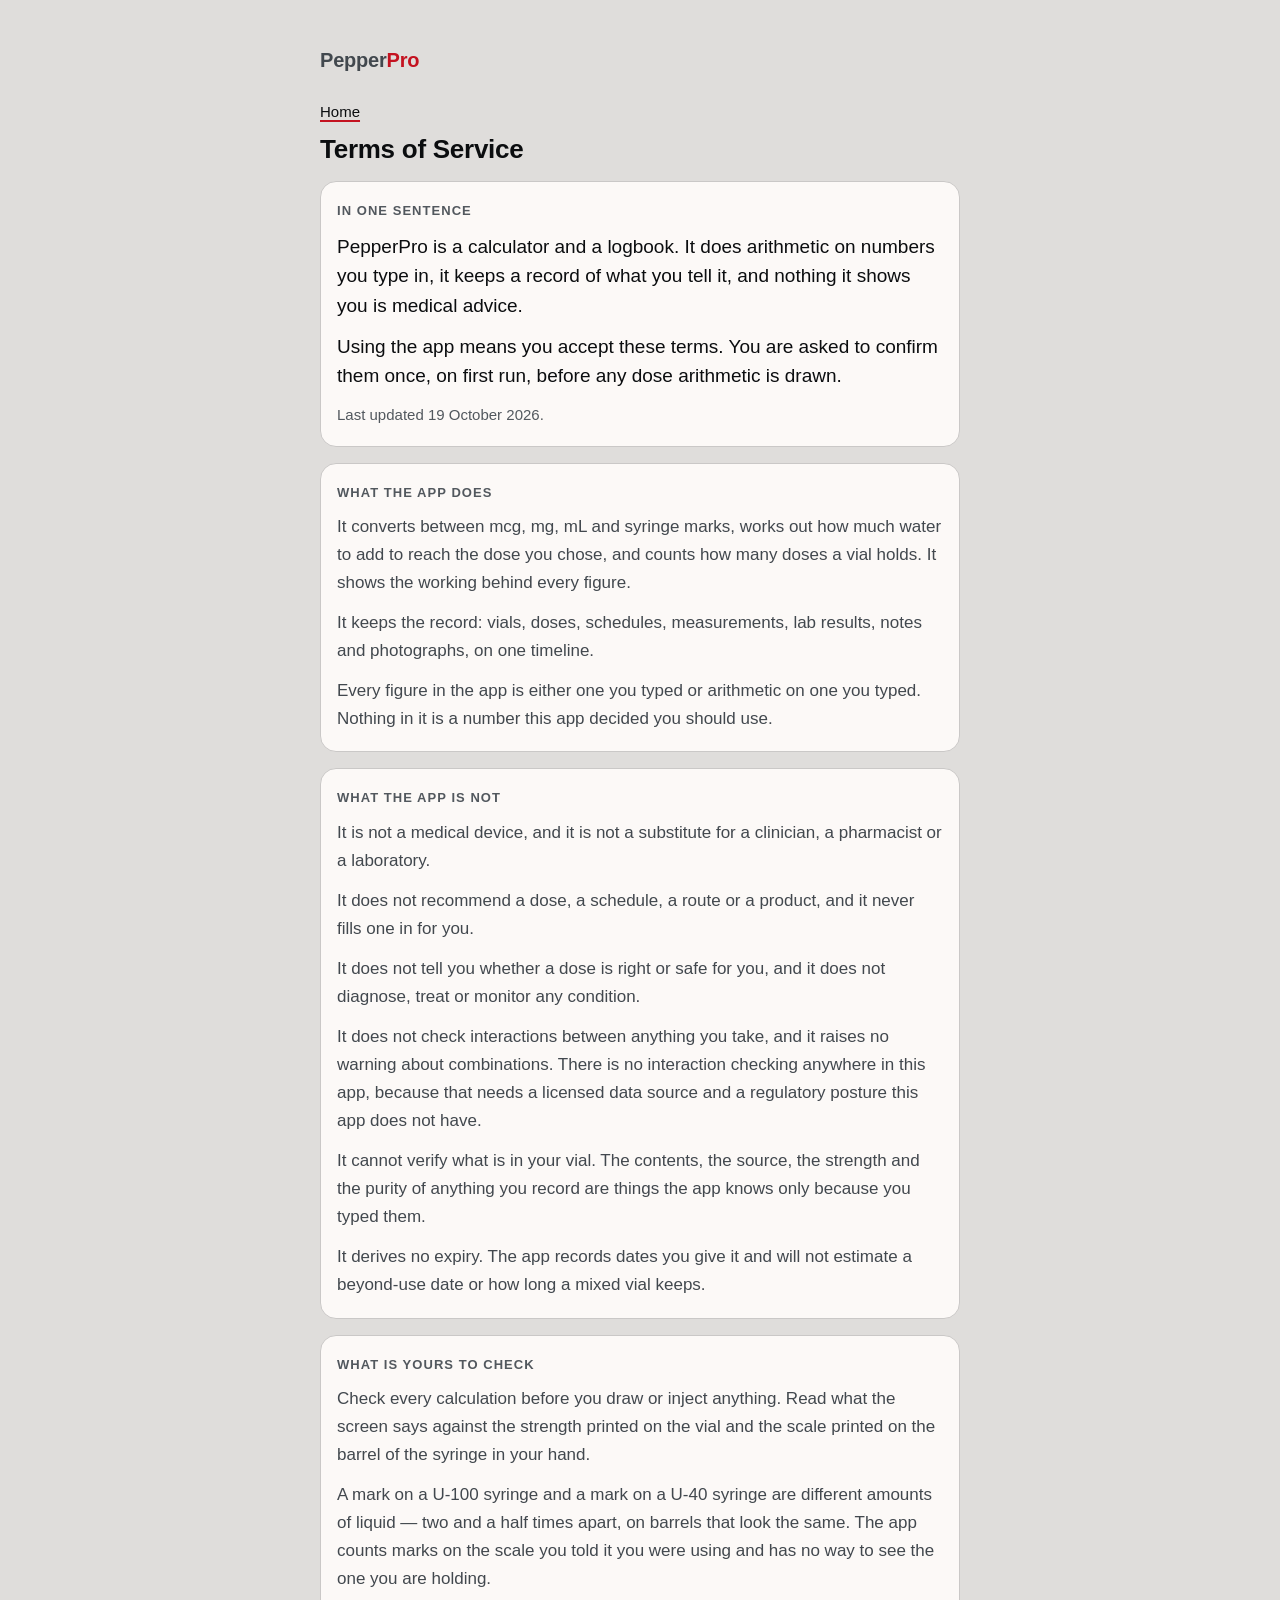
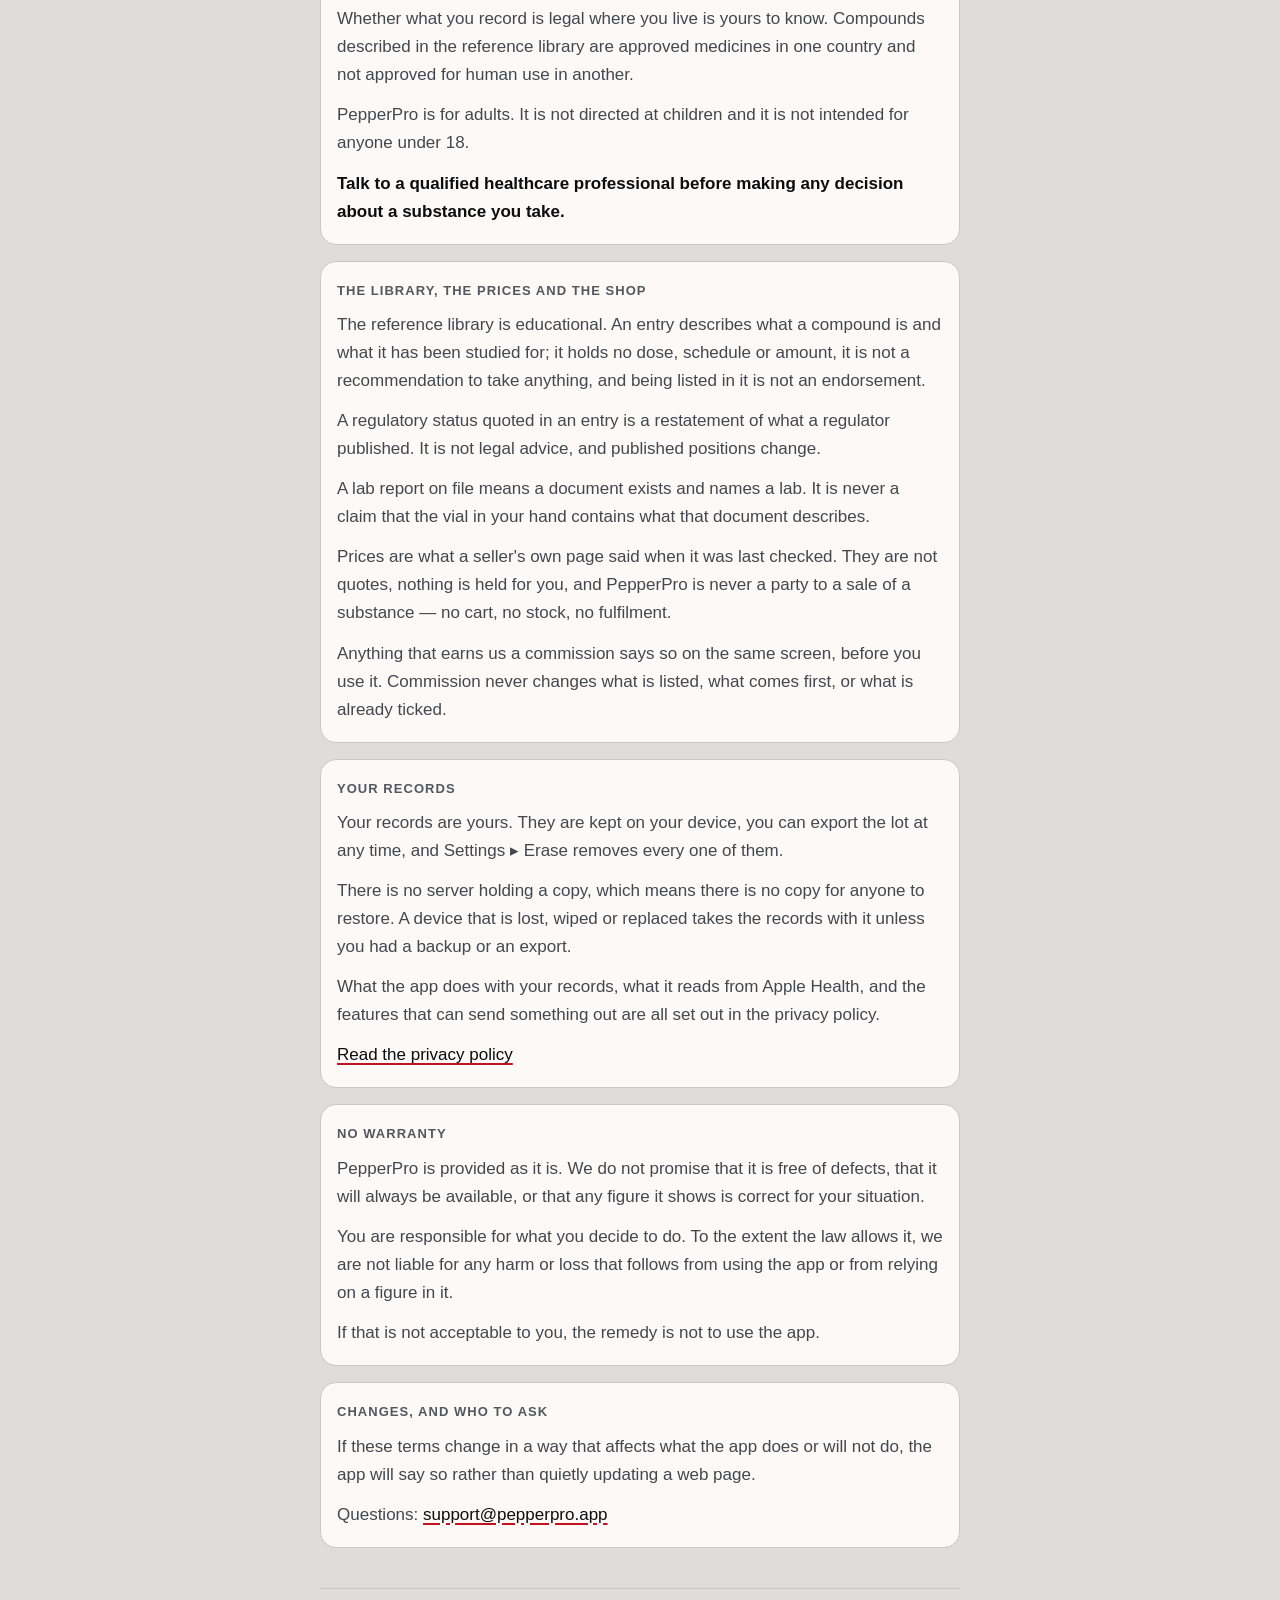
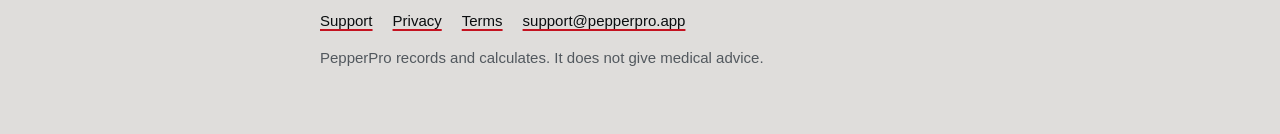
<file: terms/index.html>
<!DOCTYPE html>
<html lang="en">
<head>
<meta charset="utf-8">
<meta name="viewport" content="width=device-width, initial-scale=1">
<title>Terms of Service — PepperPro</title>
<meta name="description" content="PepperPro is a calculator and a logbook. It does arithmetic on numbers you type in, it keeps a record of what you tell it, and nothing it shows you is medical advice.">
<link rel="stylesheet" href="../style.css">
</head>
<!--
  The web half of the terms. The in-app half is PepperPro/Features/TermsView.swift
  and the two must say the same things — word for word, section for section.
  `scripts/policy-parity.py` asserts it and `compliance-sweep.sh` runs that, so
  a sentence softened here and not there fails the sweep by name.

  When TermsView.swift changes, change this file in the SAME commit.

  Same rules as every other page in this site: hand-written, no framework, no
  JavaScript, nothing fetched from anywhere. A terms page that loads a font
  from a CDN while the privacy policy beside it explains that the app phones
  nobody is self-refuting.

  Unlike the privacy page there is no Device.noun difference to note, because
  TermsView deliberately writes "device" in its own source too — see the doc
  comment there for why.
-->
<body>

<a class="skip" href="#main">Skip to content</a>

<div class="column">

  <header class="masthead sub">
    <p class="wordmark">Pepper<span class="mark">Pro</span></p>
    <p class="upnav"><a href="../">Home</a></p>
  </header>

  <main id="main">

    <h1>Terms of Service</h1>

    <div class="card">
      <h2>In one sentence</h2>
      <p class="lead">PepperPro is a calculator and a logbook. It does
      arithmetic on numbers you type in, it keeps a record of what you tell it,
      and nothing it shows you is medical advice.</p>
      <p class="lead">Using the app means you accept these terms. You are asked
      to confirm them once, on first run, before any dose arithmetic is
      drawn.</p>
      <p class="stamp">Last updated 19 October 2026.</p>
    </div>

    <div class="card">
      <h2>What the app does</h2>
      <p>It converts between mcg, mg, mL and syringe marks, works out how much
      water to add to reach the dose you chose, and counts how many doses a vial
      holds. It shows the working behind every figure.</p>
      <p>It keeps the record: vials, doses, schedules, measurements, lab
      results, notes and photographs, on one timeline.</p>
      <p>Every figure in the app is either one you typed or arithmetic on one
      you typed. Nothing in it is a number this app decided you should use.</p>
    </div>

    <div class="card">
      <h2>What the app is not</h2>
      <p>It is not a medical device, and it is not a substitute for a
      clinician, a pharmacist or a laboratory.</p>
      <p>It does not recommend a dose, a schedule, a route or a product, and it
      never fills one in for you.</p>
      <p>It does not tell you whether a dose is right or safe for you, and it
      does not diagnose, treat or monitor any condition.</p>
      <p>It does not check interactions between anything you take, and it
      raises no warning about combinations. There is no interaction checking
      anywhere in this app, because that needs a licensed data source and a
      regulatory posture this app does not have.</p>
      <p>It cannot verify what is in your vial. The contents, the source, the
      strength and the purity of anything you record are things the app knows
      only because you typed them.</p>
      <p>It derives no expiry. The app records dates you give it and will not
      estimate a beyond-use date or how long a mixed vial keeps.</p>
    </div>

    <div class="card">
      <h2>What is yours to check</h2>
      <p>Check every calculation before you draw or inject anything. Read what
      the screen says against the strength printed on the vial and the scale
      printed on the barrel of the syringe in your hand.</p>
      <p>A mark on a U-100 syringe and a mark on a U-40 syringe are different
      amounts of liquid — two and a half times apart, on barrels that look the
      same. The app counts marks on the scale you told it you were using and has
      no way to see the one you are holding.</p>
      <p>Whether what you record is legal where you live is yours to know.
      Compounds described in the reference library are approved medicines in one
      country and not approved for human use in another.</p>
      <p>PepperPro is for adults. It is not directed at children and it is not
      intended for anyone under 18.</p>
      <p><strong>Talk to a qualified healthcare professional before making any
      decision about a substance you take.</strong></p>
    </div>

    <div class="card">
      <h2>The library, the prices and the shop</h2>
      <p>The reference library is educational. An entry describes what a
      compound is and what it has been studied for; it holds no dose, schedule
      or amount, it is not a recommendation to take anything, and being listed
      in it is not an endorsement.</p>
      <p>A regulatory status quoted in an entry is a restatement of what a
      regulator published. It is not legal advice, and published positions
      change.</p>
      <p>A lab report on file means a document exists and names a lab. It is
      never a claim that the vial in your hand contains what that document
      describes.</p>
      <p>Prices are what a seller's own page said when it was last checked.
      They are not quotes, nothing is held for you, and PepperPro is never a
      party to a sale of a substance — no cart, no stock, no fulfilment.</p>
      <p>Anything that earns us a commission says so on the same screen, before
      you use it. Commission never changes what is listed, what comes first, or
      what is already ticked.</p>
    </div>

    <div class="card">
      <h2>Your records</h2>
      <p>Your records are yours. They are kept on your device, you can export
      the lot at any time, and Settings ▸ Erase removes every one of them.</p>
      <p>There is no server holding a copy, which means there is no copy for
      anyone to restore. A device that is lost, wiped or replaced takes the
      records with it unless you had a backup or an export.</p>
      <p>What the app does with your records, what it reads from Apple Health,
      and the features that can send something out are all set out in the
      privacy policy.</p>
      <!-- The sentence above is plain text on purpose. It is one of the claims
           policy-parity.py holds to the app word for word, and an <a> ending a
           sentence leaves a space before the full stop once the tags are
           stripped — which the check reported, correctly, as a difference. The
           link is its own line instead. -->
      <p><a href="../privacy/">Read the privacy policy</a></p>
    </div>

    <div class="card">
      <h2>No warranty</h2>
      <p>PepperPro is provided as it is. We do not promise that it is free of
      defects, that it will always be available, or that any figure it shows is
      correct for your situation.</p>
      <p>You are responsible for what you decide to do. To the extent the law
      allows it, we are not liable for any harm or loss that follows from using
      the app or from relying on a figure in it.</p>
      <p>If that is not acceptable to you, the remedy is not to use the app.</p>
    </div>

    <div class="card">
      <h2>Changes, and who to ask</h2>
      <p>If these terms change in a way that affects what the app does or will
      not do, the app will say so rather than quietly updating a web page.</p>
      <p>Questions: <a href="mailto:support@pepperpro.app">support@pepperpro.app</a></p>
    </div>

  </main>

  <footer>
    <ul>
      <li><a href="../support/">Support</a></li>
      <li><a href="../privacy/">Privacy</a></li>
      <li><a href="../terms/">Terms</a></li>
      <li><a href="mailto:support@pepperpro.app">support@pepperpro.app</a></li>
    </ul>
    <p>PepperPro records and calculates. It does not give medical advice.</p>
  </footer>

</div>

</body>
</html>
</file>
<file: style.css>
/* PepperPro — the whole stylesheet.
 *
 * One file, shared by all three pages, because three inline copies of one rule
 * is how this project's last several defects started.
 *
 * Every colour below is taken from PepperPro/Design/Theme.swift. The app is
 * dark-first and light is derived from it; on the web the default is light and
 * the dark values arrive through prefers-color-scheme, which is the same
 * palette in the other order. Nothing here is fetched from anywhere: no fonts,
 * no analytics, no CDN. A privacy policy that phones out while explaining that
 * the app does not would be self-refuting.
 */

:root {
  /* Theme.Surface — the raw anchors. */
  --ground: #DFDDDB;        /* Surface.groundLight */
  --card: #FCF9F7;          /* Surface.cardLight */
  --card-deep: #F4F1EF;     /* Surface.cardDeepLight */
  --well: #CFCECD;          /* Surface.wellLight */

  /* Theme.ink, .inkSecondary, .inkTertiary */
  --ink: #0B0D0F;
  --ink-secondary: #42484E;
  --ink-tertiary: #52585E;

  --hairline: #CAC8C7;      /* Theme.hairline */

  /* Theme.critical — the app icon's red. */
  --critical: #C41220;
  --critical-wash: #FAE0E5;

  --card-radius: 16px;      /* Theme.cardRadius */
  --well-radius: 12px;      /* Theme.wellRadius */
  --gutter: 16px;           /* Theme.gutter */

  --sans: -apple-system, BlinkMacSystemFont, "Segoe UI", Roboto, "Helvetica Neue",
          Arial, "Noto Sans", sans-serif;
  --mono: ui-monospace, SFMono-Regular, "SF Mono", Menlo, Consolas,
          "Liberation Mono", monospace;

  color-scheme: light dark;
}

@media (prefers-color-scheme: dark) {
  :root {
    --ground: #121015;      /* Surface.groundDark */
    --card: #201D23;        /* Surface.cardDark */
    --card-deep: #1A181D;   /* Surface.cardDeepDark */
    --well: #0C0A0F;        /* Surface.wellDark */

    --ink: #F5F7F8;
    --ink-secondary: #A6ADB4;
    --ink-tertiary: #8F979E;

    --hairline: #3B3740;

    --critical: #FF5A63;
    --critical-wash: #421A24;
  }
}

* { box-sizing: border-box; }

html {
  /* Nothing in the app grows sideways, and neither does this. */
  -webkit-text-size-adjust: 100%;
}

body {
  margin: 0;
  padding: 0 var(--gutter) 64px;
  background: var(--ground);
  color: var(--ink);
  font-family: var(--sans);
  font-size: 17px;
  line-height: 1.65;
}

/* One readable column, centred, that never runs wider than a comfortable
 * measure and never narrower than a phone with a 16px gutter each side. */
.column {
  max-width: 40rem;
  margin: 0 auto;
}

/* --- Skip link ---------------------------------------------------------- */

.skip {
  position: absolute;
  left: -9999px;
  top: 0;
}

.skip:focus {
  left: var(--gutter);
  top: var(--gutter);
  z-index: 10;
  padding: 10px 14px;
  background: var(--card);
  color: var(--ink);
  border: 1px solid var(--hairline);
  border-radius: var(--well-radius);
}

/* --- Header ------------------------------------------------------------- */

.masthead {
  padding: 48px 0 8px;
}

.wordmark {
  font-size: 30px;
  line-height: 1.2;
  font-weight: 700;
  letter-spacing: -0.01em;
  margin: 0;
}

/* The icon's red, used once per page as a signal rather than as decoration —
 * the same job it has in the app. */
.wordmark .mark { color: var(--critical); }

/* On the two sub-pages the wordmark is a signpost, not the page title: it steps
 * down so the h1 below it is unambiguously the largest thing on the page. */
.masthead.sub .wordmark { font-size: 20px; }

.masthead .tagline {
  margin: 8px 0 0;
  color: var(--ink-secondary);
  font-size: 17px;
}

.masthead .rule {
  height: 2px;
  width: 44px;
  margin: 20px 0 0;
  background: var(--critical);
  border: 0;
}

/* Breadcrumb back to the home page, on the two sub-pages. */
.upnav {
  margin: 28px 0 0;
  font-size: 15px;
}

/* --- Cards -------------------------------------------------------------- */

/* A panel resting on the ground: a real value step plus a hairline, which is
 * how Theme.Elevation.raised draws one. No shadow — definition comes from
 * value contrast and the line. */
.card {
  background: var(--card);
  border: 1px solid var(--hairline);
  border-radius: var(--card-radius);
  padding: 18px var(--gutter);
  margin: 16px 0 0;
}

.card > :first-child { margin-top: 0; }
.card > :last-child { margin-bottom: 0; }

/* --- Headings ----------------------------------------------------------- */

h1 {
  font-size: 26px;
  line-height: 1.25;
  letter-spacing: -0.01em;
  margin: 0 0 4px;
}

/* SectionLabel: uppercase, tracked wide, quietest ink tier. Uppercasing is
 * done in CSS so the text a screen reader announces is the text as written. */
h2 {
  font-size: 13px;
  font-weight: 600;
  letter-spacing: 0.08em;
  text-transform: uppercase;
  color: var(--ink-tertiary);
  margin: 0 0 10px;
}

h3 {
  font-size: 17px;
  font-weight: 600;
  margin: 22px 0 2px;
  color: var(--ink);
}

h3:first-of-type { margin-top: 0; }

p {
  margin: 0 0 12px;
  color: var(--ink-secondary);
}

p:last-child { margin-bottom: 0; }

/* The lead paragraph of a page or a card, in full-strength ink. */
p.lead {
  color: var(--ink);
  font-size: 19px;
  line-height: 1.55;
}

strong { color: var(--ink); font-weight: 600; }

ul {
  margin: 0 0 12px;
  padding-left: 1.25em;
  color: var(--ink-secondary);
}

li { margin: 0 0 8px; }
li:last-child { margin-bottom: 0; }

/* Figures and expressions sit in a monospaced face, as they do in the app. */
code, .figure {
  font-family: var(--mono);
  font-size: 0.92em;
}

/* A recessed well: a cut into a panel, so it goes down. */
.well {
  background: var(--well);
  border: 1px solid var(--hairline);
  border-radius: var(--well-radius);
  padding: 14px var(--gutter);
  margin: 0 0 12px;
}

.well:last-child { margin-bottom: 0; }

/* The date line. */
.stamp {
  color: var(--ink-tertiary);
  font-size: 15px;
  margin: 12px 0 0;
}

/* --- Links -------------------------------------------------------------- */

a {
  color: var(--ink);
  text-decoration-color: var(--critical);
  text-decoration-thickness: 2px;
  text-underline-offset: 3px;
}

a:hover { text-decoration-thickness: 3px; }

/* A visible focus ring everywhere, in the accent, never removed. */
a:focus-visible,
.skip:focus-visible,
[tabindex]:focus-visible {
  outline: 2px solid var(--critical);
  outline-offset: 3px;
  border-radius: 2px;
}

/* --- The placeholder ---------------------------------------------------- */

/* Marked as a placeholder on screen, not only in a comment, so nobody ships it
 * by accident believing it is a link. */
.placeholder {
  background: var(--critical-wash);
  border: 1px solid var(--critical);
  border-radius: var(--well-radius);
  padding: 14px var(--gutter);
  color: var(--ink);
}

/* --- Footer ------------------------------------------------------------- */

footer {
  margin: 40px 0 0;
  padding-top: 20px;
  border-top: 1px solid var(--hairline);
  color: var(--ink-tertiary);
  font-size: 15px;
}

footer p { color: var(--ink-tertiary); }

footer ul {
  list-style: none;
  margin: 0 0 12px;
  padding: 0;
  display: flex;
  flex-wrap: wrap;
  gap: 8px 20px;
}

footer li { margin: 0; }
</file>
